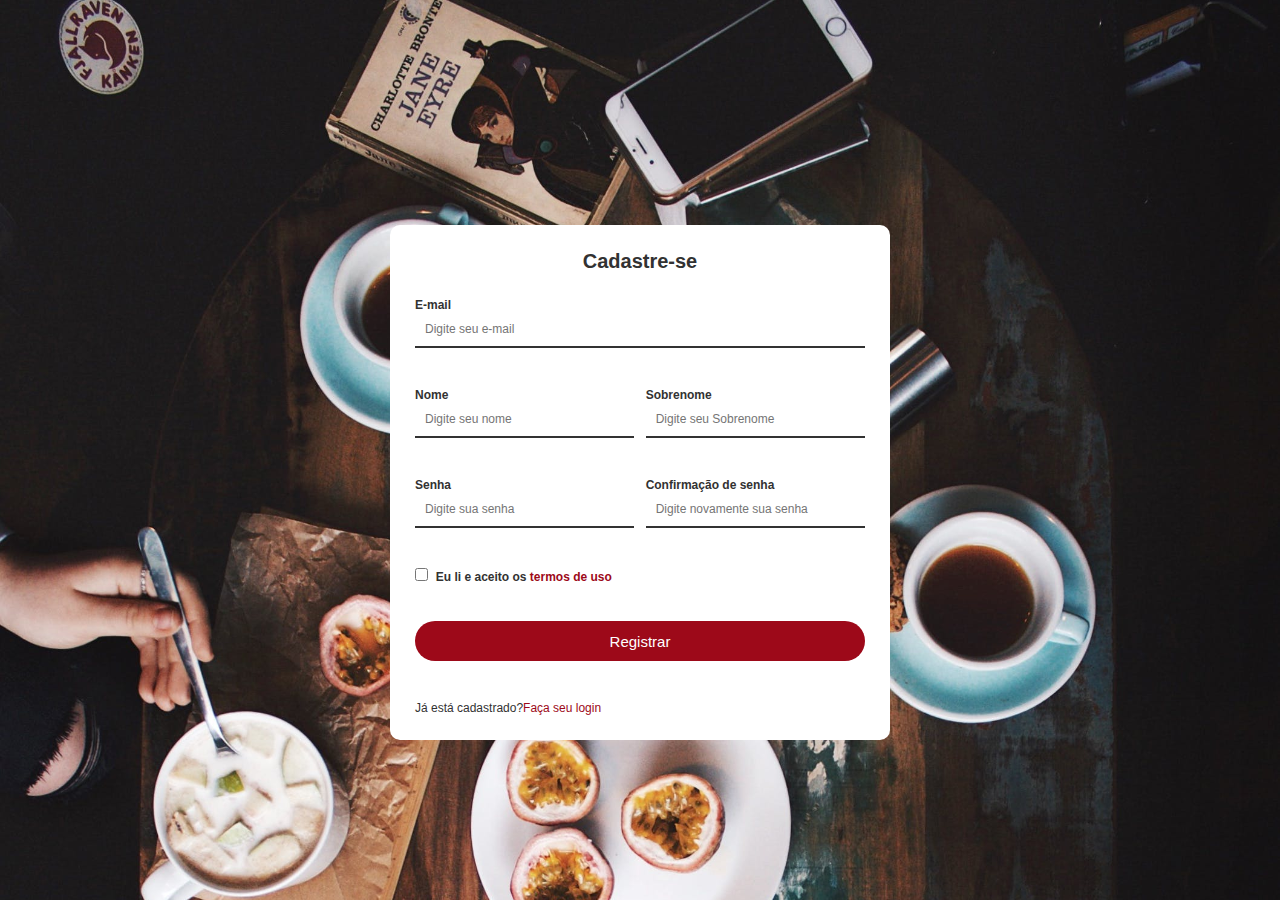
<file: cadastro.html>
<!DOCTYPE html>
<html lang="pt-br">
<head>
    <meta charset="UTF-8">
    <meta http-equiv="X-UA-Compatible" content="IE=edge">
    <meta name="viewport" content="width=device-width, initial-scale=1.0">

    <link rel="stylesheet" href="css/index.css">
    <link rel="stylesheet" href="css/cadastro.css">

    <title>Cadastro</title>

</head>
<body>
    <div id="main-container">
        <h1>Cadastre-se</h1>
        <form action="" id="register-form">
            <div class="full-box">
                <label for="email">E-mail</label>
                <input type="email" name="email" id="email" placeholder="Digite seu e-mail" data-min-length="2" data-email-validate>
            </div>
            <div class="half-box spacing">
                <label for="name">Nome</label>
                <input type="text" name="name" id="name" placeholder="Digite seu nome" data-required data-min-length="3" data-max-length="16">
            </div>
            <div class="half-box">
                <label for="lastname">Sobrenome</label>
                <input type="text" name="lastname" id="lastname" placeholder="Digite seu Sobrenome" data-required data-only-letters>
            </div>
            <div class="half-box spacing">
                <label for="lastname">Senha</label>
                <input type="password" name="password" id="password" placeholder="Digite sua senha" dara-password-validate data-required>
            </div>
            <div class="half-box">
                <label for="passconfirmation">Confirmação de senha</label>
                <input type="password" name="passconfirmation" id="passwordconfirmation" placeholder="Digite novamente sua senha" data-equal="password">
            </div>
            <div>
                <input type="checkbox" name="agreement" id="agreement">
                <label for="agreement" id="agreement-label">Eu li e aceito os <a href="https://www.google.com/intl/pt-BR/policies/terms/archive/20070416/" target="_blank">termos de uso</a></label>
            </div>
            <div class="full-box">
                <a href="index.html"><input type="submit" id="btn-submit" value="Registrar"></a>
            </div>
            <div class="login">
                Já está cadastrado?<a href="login.html">Faça seu login</a>
            </div>
        </form>
    </div>


    <p class="error-validation template"></p>

    <script src="js/login.js"></script>
</body>
</html>
</file>
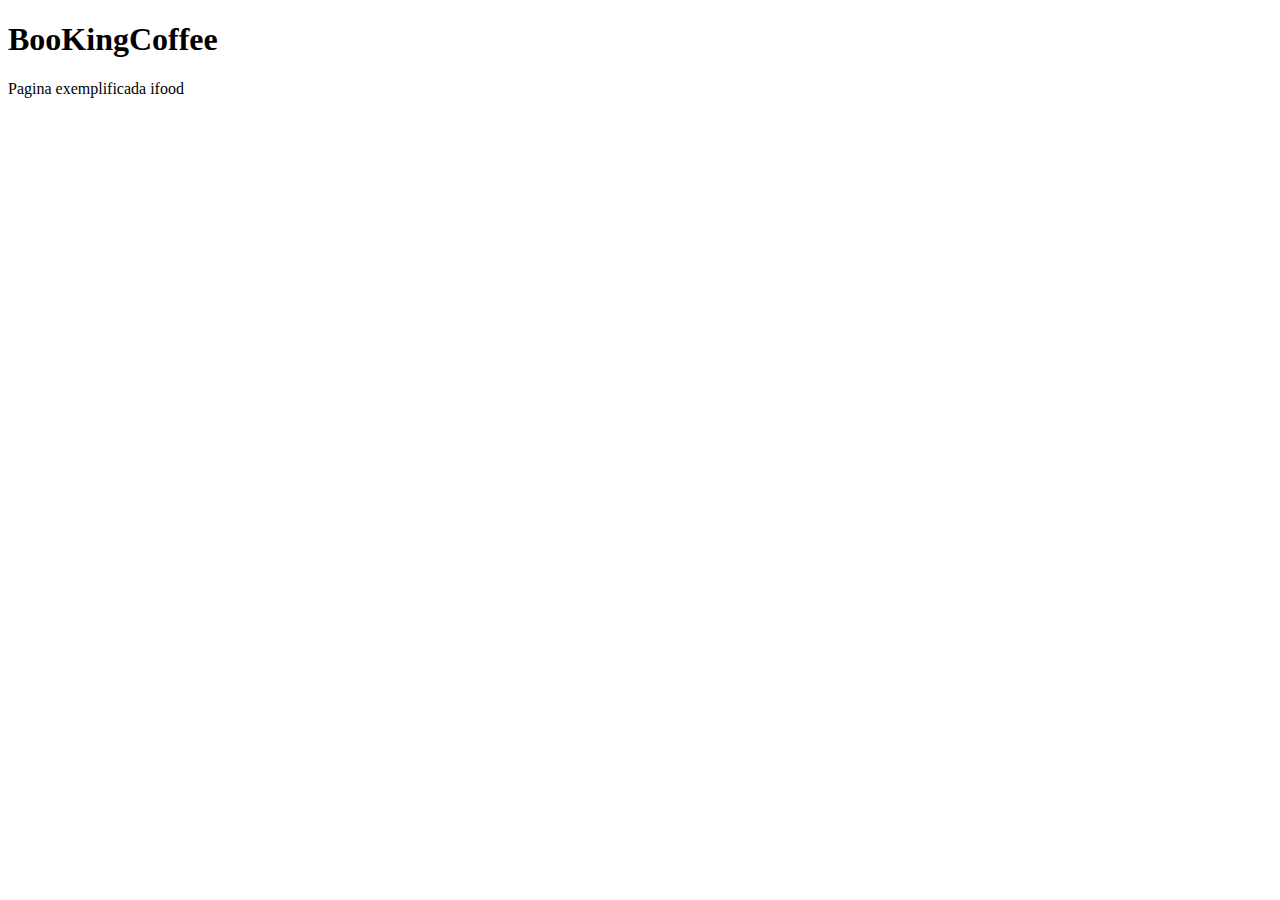
<file: ifood.html>
<!DOCTYPE html>
<html lang="en">
<head>
    <meta charset="UTF-8">
    <meta http-equiv="X-UA-Compatible" content="IE=edge">
    <meta name="viewport" content="width=device-width, initial-scale=1.0">
    <title>Ifood</title>
</head>
<body>
    <h1>BooKingCoffee</h1>


    <p>
        Pagina exemplificada ifood
    </p>
</body>
</html>
</file>
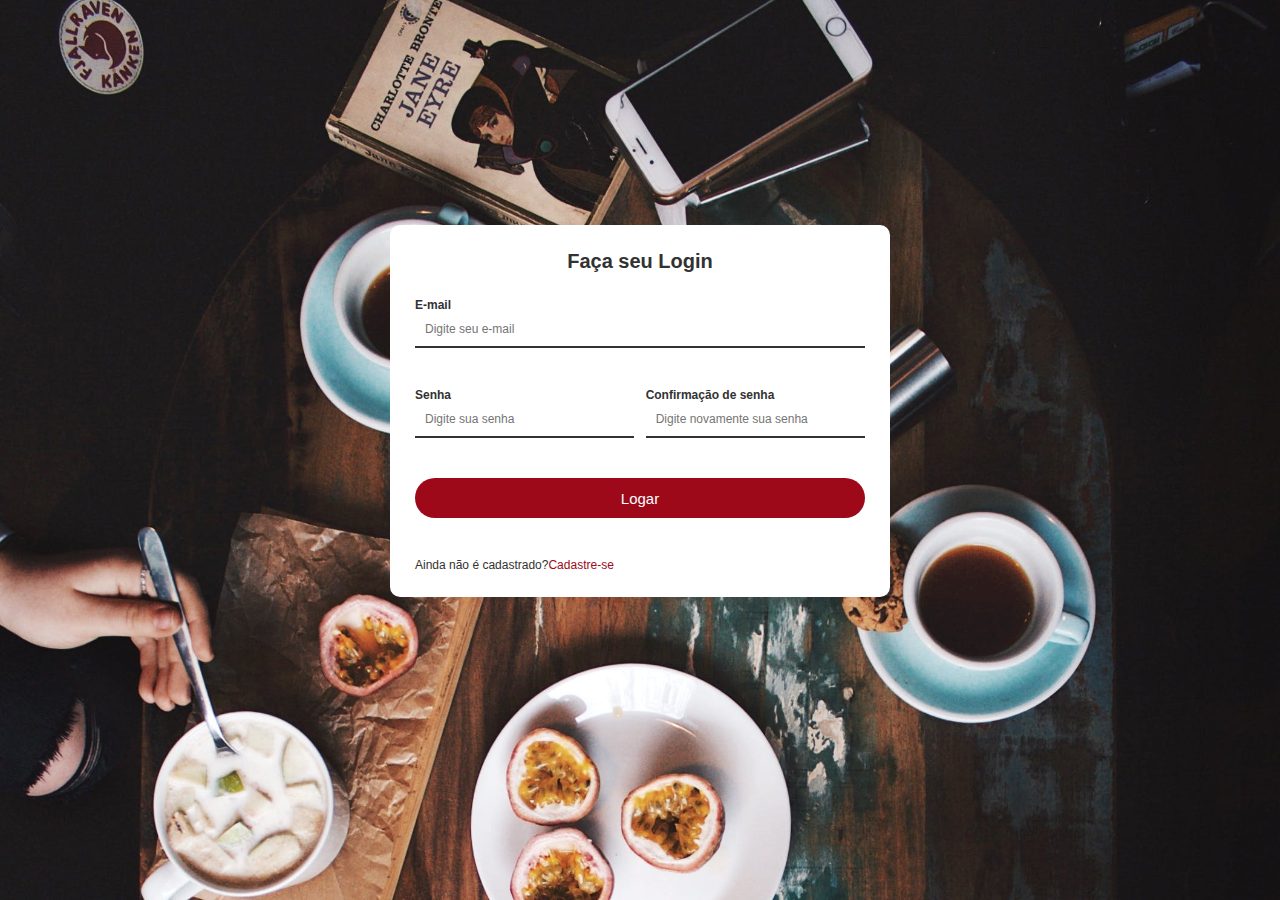
<file: login.html>
<!DOCTYPE html>
<html lang="en">
<head>
    <meta charset="UTF-8">
    <meta http-equiv="X-UA-Compatible" content="IE=edge">
    <meta name="viewport" content="width=device-width, initial-scale=1.0">

    <link rel="stylesheet" href="css/index.css">
    <link rel="stylesheet" href="css/login.css">

    <title>Login</title>

</head>
<body>
    <div id="main-container">
        <h1>Faça seu Login</h1>
        <form action="" id="register-form">
            <div class="full-box">
                <label for="email">E-mail</label>
                <input type="email" name="email" id="email" placeholder="Digite seu e-mail" data-min-length="2" data-email-validate>
            </div>
            <div class="half-box spacing">
                <label for="lastname">Senha</label>
                <input type="password" name="password" id="password" placeholder="Digite sua senha" dara-password-validate data-required>
            </div>
            <div class="half-box">
                <label for="passconfirmation">Confirmação de senha</label>
                <input type="password" name="passconfirmation" id="passwordconfirmation" placeholder="Digite novamente sua senha" data-equal="password">
            </div>
            <div class="full-box">
                <button type="submit" id="btn-submit" ><a href="index.html">Logar</a></button>
            </div>
            <div class="login">
                Ainda não é cadastrado?<a href="cadastro.html">Cadastre-se</a>
            </div>
        </form>
    </div>

    <p class="error-validation template"></p>

    
</body>
</html>
</file>
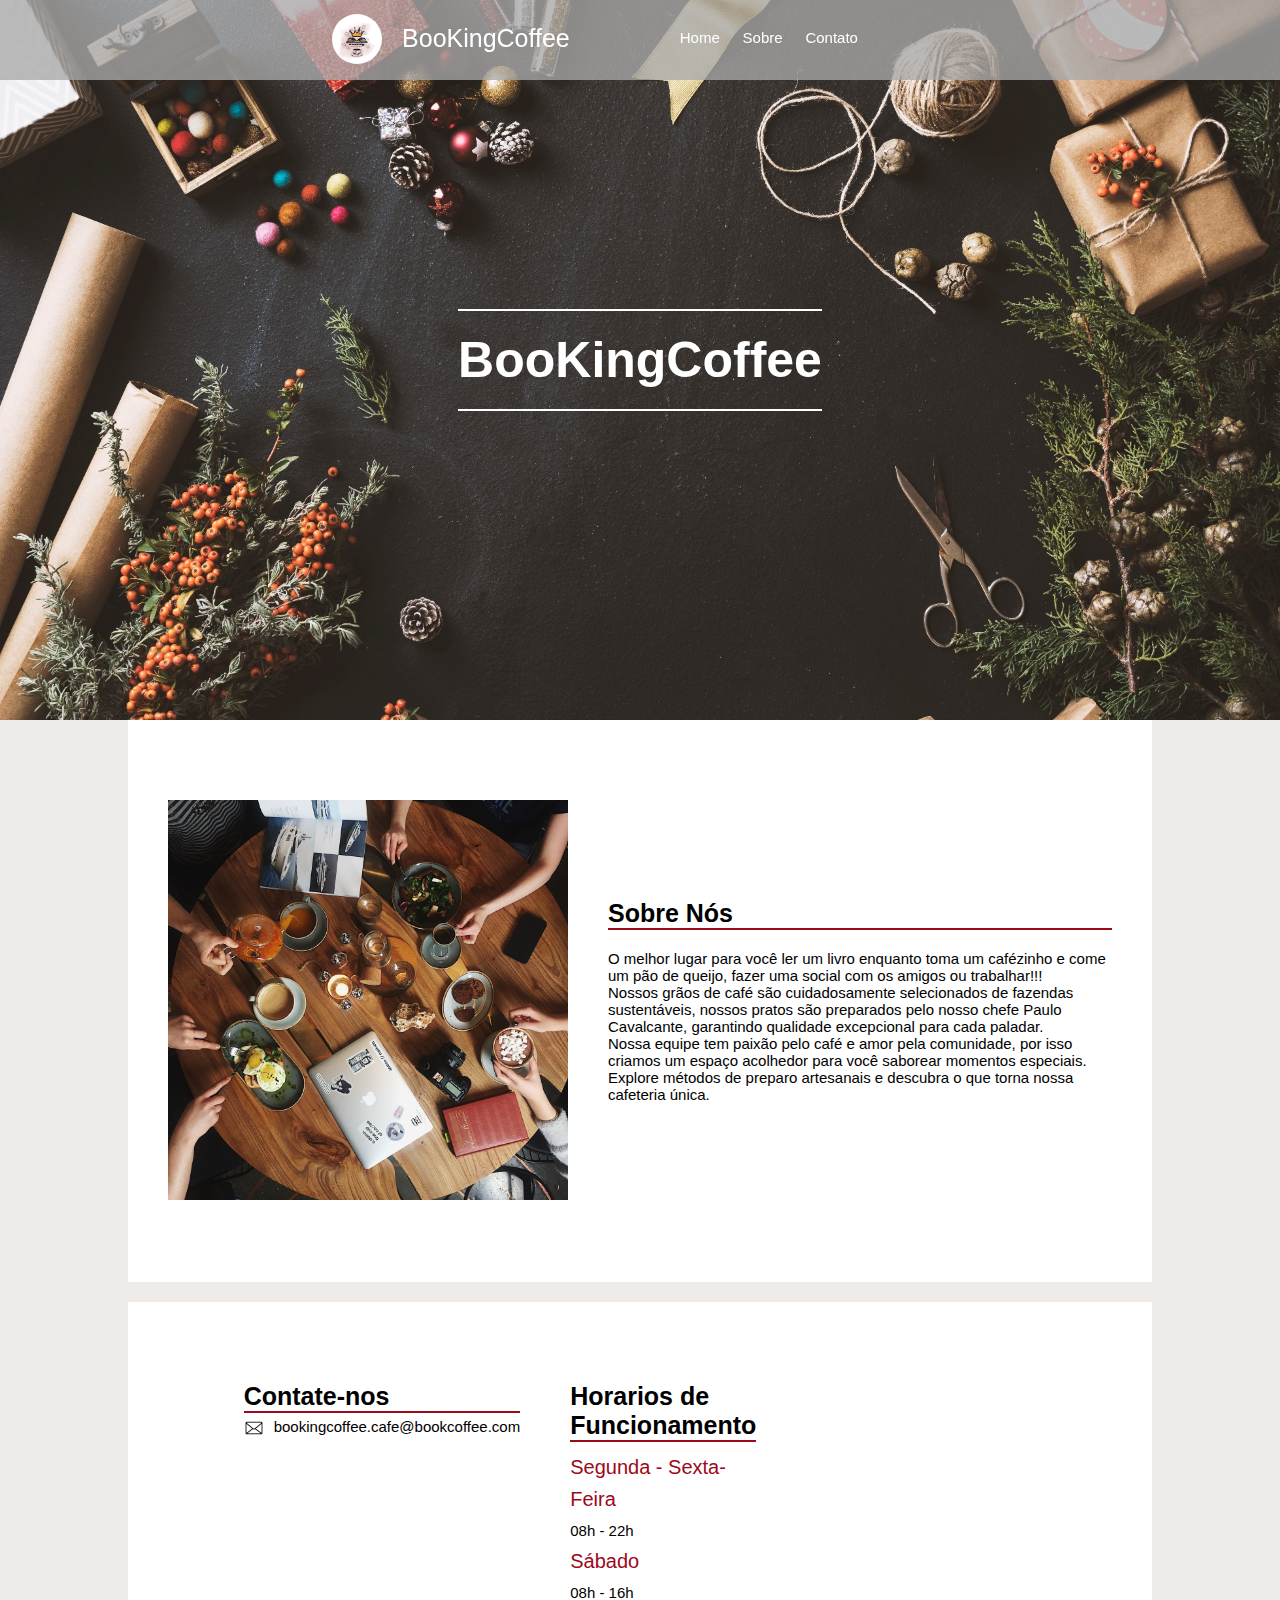
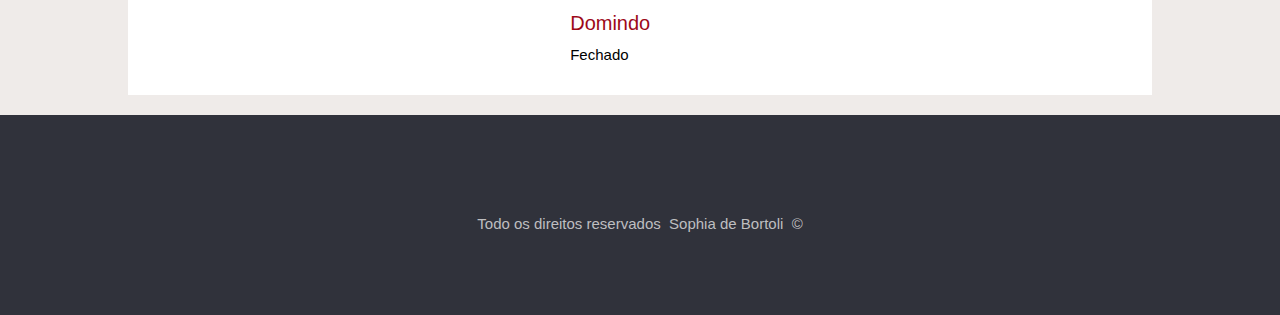
<file: sobreno.html>
<!DOCTYPE html>
<html lang="pt-br">
<head>
    <meta charset="UTF-8">
    <meta http-equiv="X-UA-Compatible" content="IE=edge">
    <meta name="viewport" content="width=device-width, initial-scale=1.0">

    <link rel="stylesheet"
    href="https://cdnjs.cloudflare.com/ajax/libs/font-awesome/5.15.4/css/all.min.css">

    <link rel="stylesheet" href="css/index.css">
    <link rel="stylesheet" href="css/sobrenos.css">

    <title>SobreNós</title>

</head>
<body>
    
    <header>

        <div class="container-header">

            <div class="container-header-nomelogo">
                <div class="logo">
                    <img src="img/logo.jpg" alt="">
                </div>
                <div class="title">
                    BooKingCoffee
                </div>
                
            </div>

            <div class="navbar">
                <a href="index.html">Home</a>
                <a href="sobreno.html">Sobre</a>
                <a href="sobreno.html#contact">Contato</a>
            </div>
        </div>

        <div class="icons">
            </a>
            <div class="btn fas fa-bars" id="menu-btn"></div>
        </div>


    </header>


    <!--Home -->

    <section class="container-home" id="home">

        <div class="title-h1">
            <h1>BooKingCoffee</h1>
        </div>

    </section>

    <!--Sobre nos-->

    <section class="container-geral">

        <div class="menu" id="menu">
            <div class="imgSobreNos">
                <img src="img/SeraNosksskskks.jpg" alt="">
            </div>
            <div class="container-sobrenos">
                <div class="sobreNos">
                    <h2>Sobre Nós</h2>
                    <p>
                        O melhor lugar para você ler um livro enquanto toma um cafézinho e come um pão de queijo, fazer uma social com os amigos ou trabalhar!!!
                        <br>
                        Nossos grãos de café são cuidadosamente selecionados de fazendas sustentáveis, nossos pratos são preparados pelo nosso chefe Paulo Cavalcante, garantindo qualidade excepcional para cada paladar. 
                        <br>
                        Nossa equipe tem paixão pelo café e amor pela comunidade, por isso criamos um espaço acolhedor para você saborear momentos especiais. Explore métodos de preparo artesanais e descubra o que torna nossa cafeteria única. 
                        
                    </p>
                </div>
            </div>
        </div>

    </section>

    <!--Contato/Local-->
    <section class="container-geral">

        <div class="contact" id="contact">
            
            <div class="contatos">
                <div class="contatenos">
                    <h2>Contate-nos</h2>
                    <div class="emailpcontato">
                        <div class="email"><img src="img/email.jpg" alt=""></div>
                        bookingcoffee.cafe@bookcoffee.com
                    </div>
                </div>


                <div class="funcionamento">
                    <h2>Horarios de Funcionamento</h2>
                    <p>
                        <span>Segunda - Sexta-Feira </span> <br>
                        08h - 22h <br>
                        <span>Sábado</span> <br>
                        08h - 16h <br>
                        <span>Domindo </span> <br>
                        Fechado <br>
                    </p>
                </div>

                <div class="contaioner-mapa">
                    <div class="map">
                        <iframe src="https://www.google.com/maps/embed?pb=!1m18!1m12!1m3!1d1087.4929674547782!2d-46.82539765607894!3d-23.536970841134504!2m3!1f0!2f0!3f0!3m2!1i1024!2i768!4f13.1!3m3!1m2!1s0x94cefe2a9fb9fb73%3A0x4ec01de8ff77629a!2sEE%20Ana%20Rodrigues%20de%20Liso!5e0!3m2!1spt-BR!2sbr!4v1700686698857!5m2!1spt-BR!2sbr"  style="border:0;" allowfullscreen="" loading="lazy" referrerpolicy="no-referrer-when-downgrade"></iframe>
                    </div>
                </div>
                
            </div>
        </div>
                
    </section>
                
                
    <!--roda pé-->

    <footer>

        <p class="direitos"> Todo os direitos reservados &nbsp;<span> Sophia de Bortoli &nbsp;</span>&copy;</p>

    </footer>


    <script src="js/navbar.js"></script>

</body>
</html>
</file>
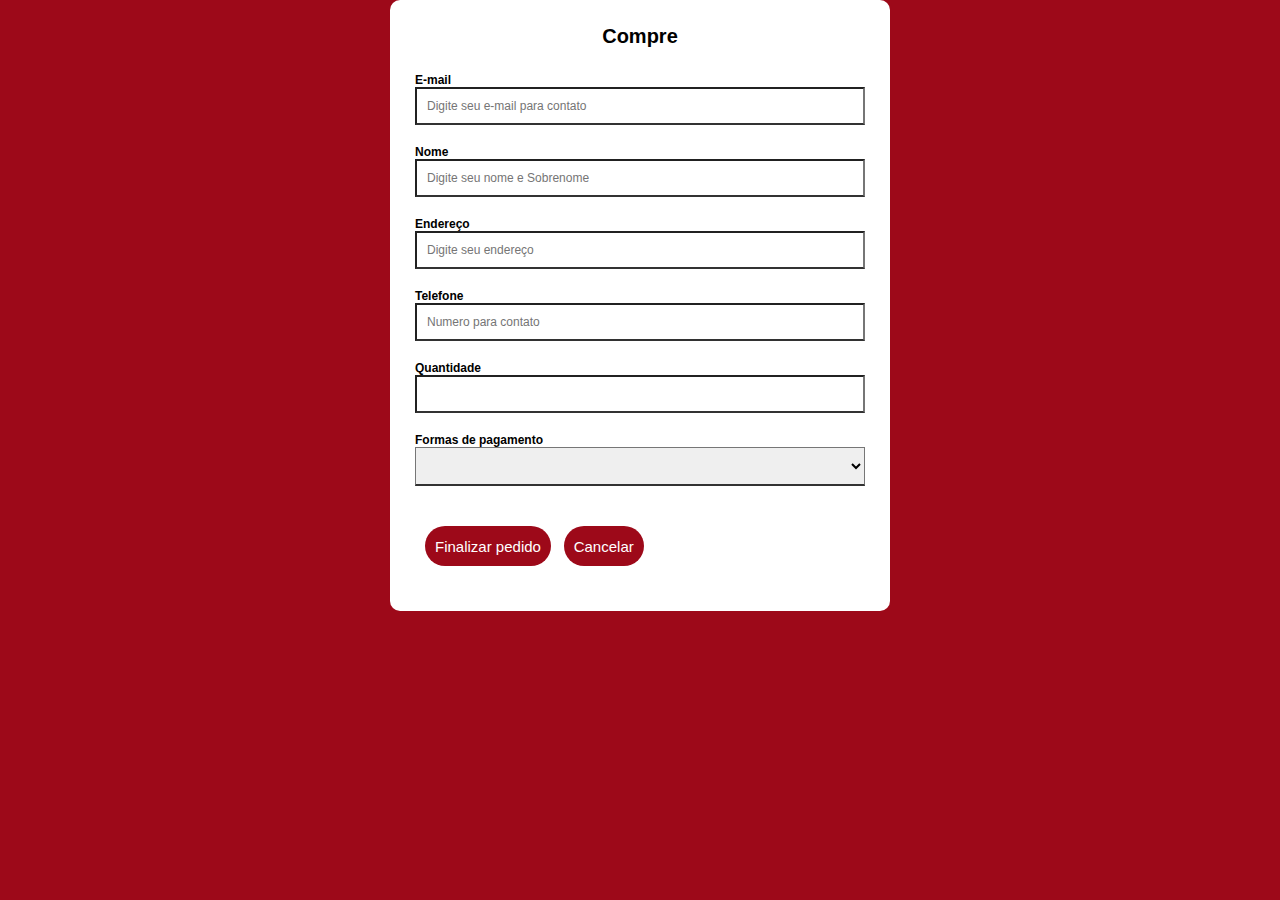
<file: produtos/cafetradicional.html>
<!DOCTYPE html>
<html lang="pt-br">
<head>
    <meta charset="UTF-8">
    <meta http-equiv="X-UA-Compatible" content="IE=edge">
    <meta name="viewport" content="width=device-width, initial-scale=1.0">

    <link rel="stylesheet" href="../css/produtos.css">

    <title>Café tradicional</title>

</head>
<body>
    
    <!--
    <div class="cardapio">
        <div class="item">
            <div class="menuimg">
                <img src="../img/café/cafetradicional.jpg" alt="">
            </div>
            <div class="titulo">Café Tradicional</div>
            <div class="descricao"></div>
            <div class="preco">R$ 2.99</div>
        </div>
    </div>
-->


    <!--Form-->


    <div id="main-container">
        <h1>Compre</h1>
        <form action="" id="register-form">
            <div class="full-box">
                <label for="email">E-mail</label>
                <input type="email" name="email" id="email" placeholder="Digite seu e-mail para contato" data-min-length="2" data-email-validate>
            </div>
            <div class="full-box">
                <label for="name">Nome</label>
                <input type="text" name="name" id="name" placeholder="Digite seu nome e Sobrenome" data-required data-min-length="3" data-max-length="16">
            </div>
            <div class="full-box">
                <label for="adreess">Endereço</label>
                <input type="text" name="adreess" id="adress" placeholder="Digite seu endereço" >
            </div>
            <div class="full-box">
                <label for="tel">Telefone</label>
                <input type="tel" name="tel" id="tel" placeholder="Numero para contato"  data-required data-min-length="9" data-max-length="11">
            </div>
            <div class="full-box">
                <label for="qtd">Quantidade</label>
                <input type="number" name="qtd" id="qtd">
            </div>
            
            <div class="full-box">
                <label>Formas de pagamento</label>
                <select>
                    <option></option>
                    <option>Débito</option>
                    <option>Crédito</option>
                    <option>Pix</option>
                    <option>Vale alimentação</option>
                </select>
            </div>
            <div class="">
                <button class="submit">Finalizar pedido</button>
                <button class="submit">Cancelar</button>
            </div>
        </form>
    </div>

</body>
</html>
</file>
<file: css/index.css>
* {
    margin: 0;
    padding: 0;
    box-sizing: border-box;
    font-family: Helvetica, 'roboto', sans-serif;
    text-decoration: none;
    transition: .2s linear;
}
html {
    font-size: 62.5%;
    overflow-x: hidden;
    scroll-padding-top: 9rem;
    scroll-behavior: smooth;
}

html::-webkit-scrollbar {
    width: .8rem;
}
html::-webkit-scrollbar-track {
    background:transparent;
}
html::-webkit-scrollbar-thumb {
    background: #fff;
    border-radius: 5rem;
}
body {
    background-color: #EFEBE9;
}
</file>
<file: css/cadastro.css>
* {
    margin: 0;
    padding: 0;
    box-sizing: border-box;
    font-family: Arial, Helvetica, sans-serif;
    color: #323232;
    border: none;
}
input, label {
    display: block;
    outline: none;
    width: 100%;
}
a {
    color: #9D0919;
}

body {
    background-image: url('../img/loginandcadastro.jpg');
    background-size: cover;
}


#main-container {
    
    margin-top: 25vh;
    width: 500px;
    margin-left: auto;
    margin-right: auto;
    background-color: white;
    border-radius: 10px;
    padding: 25px;
}
#main-container h1 {
    text-align: center;
    margin-bottom: 25px;
    font-size: 2rem;
}
form {
    display: flex;
    flex-wrap: wrap;
    justify-content: space-between;
}
.full-box {
    flex: 1 1 100%;
    position: relative;
}
.half-box {
    flex: 1 1 45%;
    position: relative;
}
.spacing {
    margin-right: 2.5%;
}
label {
    font-weight: bold;
    font-size: 1.2rem;
}
input {
    border-bottom: 2px solid #323232;
    padding: 10px;
    font-size: 1.2rem;
    margin-bottom: 40px;
}
input:focus {
    border-color: #9D0919;
}
input[type="submit"] {
    background-color: #9D0919;
    color: white;
    border: none;
    border-radius: 20px;
    height: 40px;
    cursor: pointer;
    font-size: 1.5rem;
}
#agreement {
    margin-right: 5px;
}
#agreement, #agreement-label {
    display: inline-block;
    width: auto;
}
.error-validation {
    color: #9D0919;
    position: absolute;
    top: 57px;
    font-size: 12px;
}
.template {
    display: none;
}
div .login {
    font-size: 1.2rem;
}

::placeholder {
    font-size: 1.2rem;
}

@media (max-width:430px) {
    #main-container {
        width: 400px;
    }
    button[type="submit"] {
        font-size: 1.4rem;
    }
    
    
    button {
        width: 350px;
    }
}
</file>
<file: css/login.css>
* {
    margin: 0;
    padding: 0;
    box-sizing: border-box;
    font-family: Arial, Helvetica, sans-serif;
    color: #323232;
    border: none;
}
input, label {
    display: block;
    outline: none;
    width: 100%;
}
a {
    color: #9D0919;
}

body {
    background-image: url('../img/loginandcadastro.jpg');
    background-size: cover;
}

#main-container {
    margin-top: 25vh;
    width: 500px;
    margin-left: auto;
    margin-right: auto;
    background-color: white;
    border-radius: 10px;
    padding: 25px;
}
#main-container h1 {
    text-align: center;
    margin-bottom: 25px;
    font-size: 2rem;
}
form {
    display: flex;
    flex-wrap: wrap;
    justify-content: space-between;
}
.full-box {
    flex: 1 1 100%;
    position: relative;
}
.half-box {
    flex: 1 1 45%;
    position: relative;
}
.spacing {
    margin-right: 2.5%;
}
label {
    font-weight: bold;
    font-size: 1.2rem;
}
input {
    border-bottom: 2px solid #323232;
    padding: 10px;
    font-size: 1.2rem;
    margin-bottom: 40px;
}
input:focus {
    border-color: #9D0919;
}
button[type="submit"] {
    background-color: #9D0919;
    color: white;
    border: none;
    border-radius: 20px;
    height: 40px;
    font-size: 1.5rem;
}
#agreement {
    margin-right: 5px;
}
#agreement, #agreement-label {
    display: inline-block;
    width: auto;
}
.error-validation {
    color: #9D0919;
    position: absolute;
    top: 57px;
    font-size: 12px;
}
.template {
    display: none;
}
div .login {
    font-size: 1.2rem;
}


::placeholder {
    font-size: 1.2rem;
}
button {
    margin-bottom: 40px;
    padding: 10px;
    width: 450px;
}
button a {
    color: #fff;
    cursor: pointer;
}

@media (max-width:430px) {
    #main-container {
        width: 400px;
    }
    button[type="submit"] {
        font-size: 1.4rem;
    }
    
    
    button {
        width: 350px;
    }
}
</file>
<file: css/sobrenos.css>
header {
    width: 100vw;
    height: 80px;
    background-color: rgba(169, 169, 169, 0.776);
    display: flex;
    justify-content: center;
    align-items: center;
    position: fixed;
}


/*header*/
.container-header {
    display: flex;
}
.container-header-nomelogo .title {
    color: #fff;
    font-size: 2.5rem;
    margin-right: 100px;
    margin-top: 10px;
}
.container-header-nomelogo {
    display: inline-flex;
}
.container-header-nomelogo .logo {
    margin-right: 20px;
}
.container-header-nomelogo .logo img {
    width: 50px;
    height: 50px;
    border-radius: 50%;

}
.navbar a{
    display: inline-flex;
    color: #fff;
    font-size: 1.5rem;
    margin: 10px;
    align-items: center;
}
.navbar a:hover {
    font-size: 1.8rem;
    color: #F79920;
}
.navbar {
    margin-top: 5px;
    margin-right: 80px;
}

#menu-btn {
    display: none;
}

/*icones*/
.btn {
    display: inline-block;
    padding: 5px;
    font-size: 1.7rem;
    color: #000 ;
    cursor:pointer
}

/*home*/
.container-home {
    width: 100vw;
    height: 80vh;
    background-image: url('../img/backgroundhome.jpg');
    background-size: cover;
    display: flex;
    justify-content: center;
    align-items: center;
    
}
.container-home .title-h1 {
    border-bottom: 2px solid white;
    padding-bottom: 20px;
    border-top: 2px solid white;
    padding-top: 20px;
}
.container-home .title-h1 h1 {
    color: #fff;
    font-size: 5rem;
}

/*menu*/

.container-geral {
    display: flex;
    justify-content: center;
    
}
.container-geral {
    margin-bottom: 20px;
}
.container-geral .menu {
    display: flex;
    width: 80vw;
    height: auto;
    background-color: #fff;
}

/*Sobre nos */


.imgSobreNos img {
    width: 400px;
}
.imgSobreNos {
    margin: 80px 0px 80px 40px;
}
.container-sobrenos {
    display: flex;
    align-items: center;
    margin: 40px;
}

h2 {
    font-family: 'roboto', Helvetica, sans-serif;
    font-size: 2.5rem;
}
p {
    font-size: 1.5rem;
    margin-top: 20px;

}
h2 {
    border-bottom: 2px solid #9D0919;
}
.contatenos p, .funcionamento p {
    margin-top: 10px;
    line-height: 30px;
}
.contatenos span, .funcionamento span {
    font-size: 2rem;
    color: #9D0919;
}

.container-geral .contact {
    display: flex;
    justify-content: center;
    width: 80vw;
    height: auto;
    background-color: #fff;
}





.contact {
    padding-top: 80px;
}
.contatos {
    display: flex;
    margin: 0 40px ;
    margin-left: 130px;
}
.contatenos {
    margin-bottom: 15px;
    margin-right: 50px;
}
.emailpcontato {
    display: flex;
    font-size: 1.5rem;
    margin-top: 5px;
}
.email img{
    width: 20px;
    height: auto;
    margin-right: 10px;
}
.funcionamento {
    margin-bottom: 25px;
    margin-right: 50px;
}

.map iframe{
    border: 0;
    width: 350px;
    height: 200px;
    margin-left: 10px;
    margin-right: 10px;
}

footer {
    background-color: #30323B;
    height: 200px;
}
.direitos {
    display: flex;
    justify-content: center;
    padding-top: 100px;
    color: #bebec0;
    font-size: 1.5rem;
}







@media (max-width:1300px) {
    .map iframe{
        width: 300px;
        height: 200px;
    }
}


@media (max-width:1170px) {
    .contatenos {
        margin-bottom: 15px;
        margin-right: 5px;
    }
    .funcionamento {
        margin-bottom: 25px;
        margin-right: 5px;
    }
    .map iframe{
        border: 0;
        width: 200px;
        height: 200px;
        margin-left: 10px;
        margin-right: 10px;
    }
}


@media (max-width:1000px) {
    .contatos {
        display: flex;
    }
    .map {
        border: 0;
        width: 300px;
        height: 250px;
    }
    h2{
        margin-bottom: 15px;
        font-size: 1.5rem;
    }
    p {
        font-size: 1.2rem;
    }
    .contatenos span, .funcionamento span {
        font-size: 1.5rem;
    }
    .map iframe{
        width: 200px;
        height: 250px;
    }
    .contact {
        padding-top: 65px;
    }
    
}


@media (max-width:800px) {
    #menu-btn {
        display: inline-block;
    }
    .navbar {
        position: absolute;
        top: 100%; right: -100%;
        background: rgba(169, 169, 169, 0.776); 
        width: 30rem;
        height: calc(100vh - 9.5rem);
    }
    .navbar.active {
        right: 0;
    }
    .navbar a {
        color: #fff;
        display: block;
        margin: 1.5rem;
        padding: .5rem;
        font-size: 2rem;
    }
    
    .container-geral .menu {
        display: inline-block;
        width: 80vw;
        height: auto;
        background-color: #fff;
    }
    .imgSobreNos {
        display: flex;
        margin-top: 20px;
        margin-bottom: 20px;
        justify-content: center;
    }
    .imgSobreNos img {
        width: 300px;
        border-radius: 5px;
    }
    .sobreNos {
        margin: 10px;
    }
    
    .contatos {
        display: block;
    }
    .map iframe {
        width: 400px;
        height: 250px;
    }
    .imgSobreNos {
        margin: 80px 0px 80px 20px;
    }
    .contatenos {
        margin-bottom: 15px;
        margin-right: 20px;
    }
    .funcionamento {
        margin-bottom: 25px;
        margin-right: 20px;
    }
    .contatos {
        margin-right: 150px;
        margin-left: 20px;
    }
    .contact {
        padding-top: 50px;
    }

    
}
@media (max-width:650px) {

    .container-header-nomelogo .title {
        font-size: 1.8rem;
    }
    .container-header-nomelogo .logo img {
        width: 40px;
        height: 40px;
    }
    .container-home .title-h1 h1 {
        font-size: 3.5rem;
    }

    .map iframe {
        width: 200px;
        height: 250px;
        margin-left: 10px;
        margin-right: 10px;
    }
    .imgSobreNos {
        margin: 10px 0px 10px 10px;
    }
    .contatos {
        margin-left: 10px;
    }
    .container-sobrenos {
        margin: 15px;
    }
    p {
        font-size: 1rem;
    }
    .contatenos {
        margin: 10px 0px 10px 10px;
    }
    .funcionamento {
        margin: 10px 0px 10px 10px;
    }
    .contatos {
        margin-right: 50px;
        margin-left: 20px;
    }
    
}

@media (max-width:430px) {

    .container-home {
        width: 100vw;
        height: 50vh;
        
    }

    .container-home .title-h1 h1 {
        font-size: 2.8rem;
    }
    .navbar {
        top: 100%; right: -100%;
        background: rgba(169, 169, 169, 0.776); 
        width: 20rem;
        height: calc(100vh - 9.5rem);
    }
    .imgSobreNos img {
        width: 250px;
    }
    .imgSobreNos {
        margin: 10px 0px 10px 10px;
    }
    .contatos {
        margin-left: 10px;
    }
    .container-sobrenos {
        margin: 15px;
    }
    p {
        font-size: 1rem;
    }
    .contatenos {
        margin: 10px 45px 10px 10px;
    }
    .funcionamento {
        margin: 10px 45px 10px 10px;
    }
    .contatos {
        margin-right: -20px;
        margin-left: 20px;
    }
    footer {
        height: 100px;
    }
    .direitos {
        padding-top: 50px;
    }
    .emailpcontato {
        font-size: 1.2rem;
        margin-top: 5px;
    }
    .email img{
        width: 15px;
        height: auto;
        margin-right: 10px;
    }
    
}
</file>
<file: css/produtos.css>
* {
    margin: 0;
    padding: 0;
    box-sizing: border-box;
    font-family: Helvetica, 'roboto', sans-serif;
    text-decoration: none;
    transition: .2s linear;
}
html {
    font-size: 62.5%;
    overflow-x: hidden;
    scroll-padding-top: 9rem;
    scroll-behavior: smooth;
}

html::-webkit-scrollbar {
    width: .8rem;
}
html::-webkit-scrollbar-track {
    background:transparent;
}
html::-webkit-scrollbar-thumb {
    background: #fff;
    border-radius: 5rem;
}
body {
    background-color: #9D0919;
}


.cardapio {
    margin-top: 12vw;
    margin-left: 10vw;
    display: flex;
    flex-wrap: wrap;
    gap: 10px;
}

.cardapio .item {
    background-color: white;
    width: auto;
    height: auto;
    padding: 10px;
    box-shadow: 0 0 10px rgba(0, 0, 0, 0.1);
    border-radius: 5px;
}
.container-item {
    justify-content: center;
    align-items: center;
    background-color: white;
}
.menuimg  img{
    width: 280px;
    height: auto;
    border-radius: 5px;
    margin-bottom: 10px;
}

.cardapio .item .titulo {
    font-size: 18px;
    font-weight: bold;
    margin-bottom: 5px;
}

.cardapio .item .descricao {
    font-size: 14px;
    margin-bottom: 5px;
}

.cardapio .item .preco {
    font-size: 16px;
    font-weight: bold;
}

.und {
    font-size: 1.2rem;
}




/*form*/


input, label {
    display: block;
    outline: none;
    width: 100%;
}
select, label {
    display: block;
    outline: none;
    width: 100%;
}
a {
    color: #9D0919;
}

#main-container {
    width: 500px;
    margin-left: auto;
    margin-right: auto;
    background-color: white;
    border-radius: 10px;
    padding: 25px;
}
#main-container h1 {
    text-align: center;
    margin-bottom: 25px;
    font-size: 2rem;
}
form {
    display: flex;
    flex-wrap: wrap;
    justify-content: space-between;
}
.full-box {
    flex: 1 1 100%;
    position: relative;
}
label {
    font-weight: bold;
    font-size: 1.2rem;
}
input {
    border-bottom: 2px solid #323232;
    padding: 10px;
    font-size: 1.2rem;
    margin-bottom: 20px;
}
button {
    border-bottom: 2px solid #323232;
    padding: 10px;
    font-size: 1.2rem;
    margin-bottom: 20px;
    margin-left: 10px;
}
select {
    border-bottom: 2px solid #323232;
    padding: 10px;
    font-size: 1.2rem;
    margin-bottom: 40px;
}
input:focus {
    border-color: #9D0919;
}
.submit {
    background-color: #9D0919;
    color: white;
    border: none;
    border-radius: 20px;
    height: 40px;
    cursor: pointer;
    font-size: 1.5rem;
}



::placeholder {
    font-size: 1.2rem;
}

@media (max-width:430px) {
    #main-container {
        width: 380px;
    }
    button {
        font-size: 1.4rem;
    }
    button {
        width: 300px;
    }
}
</file>
